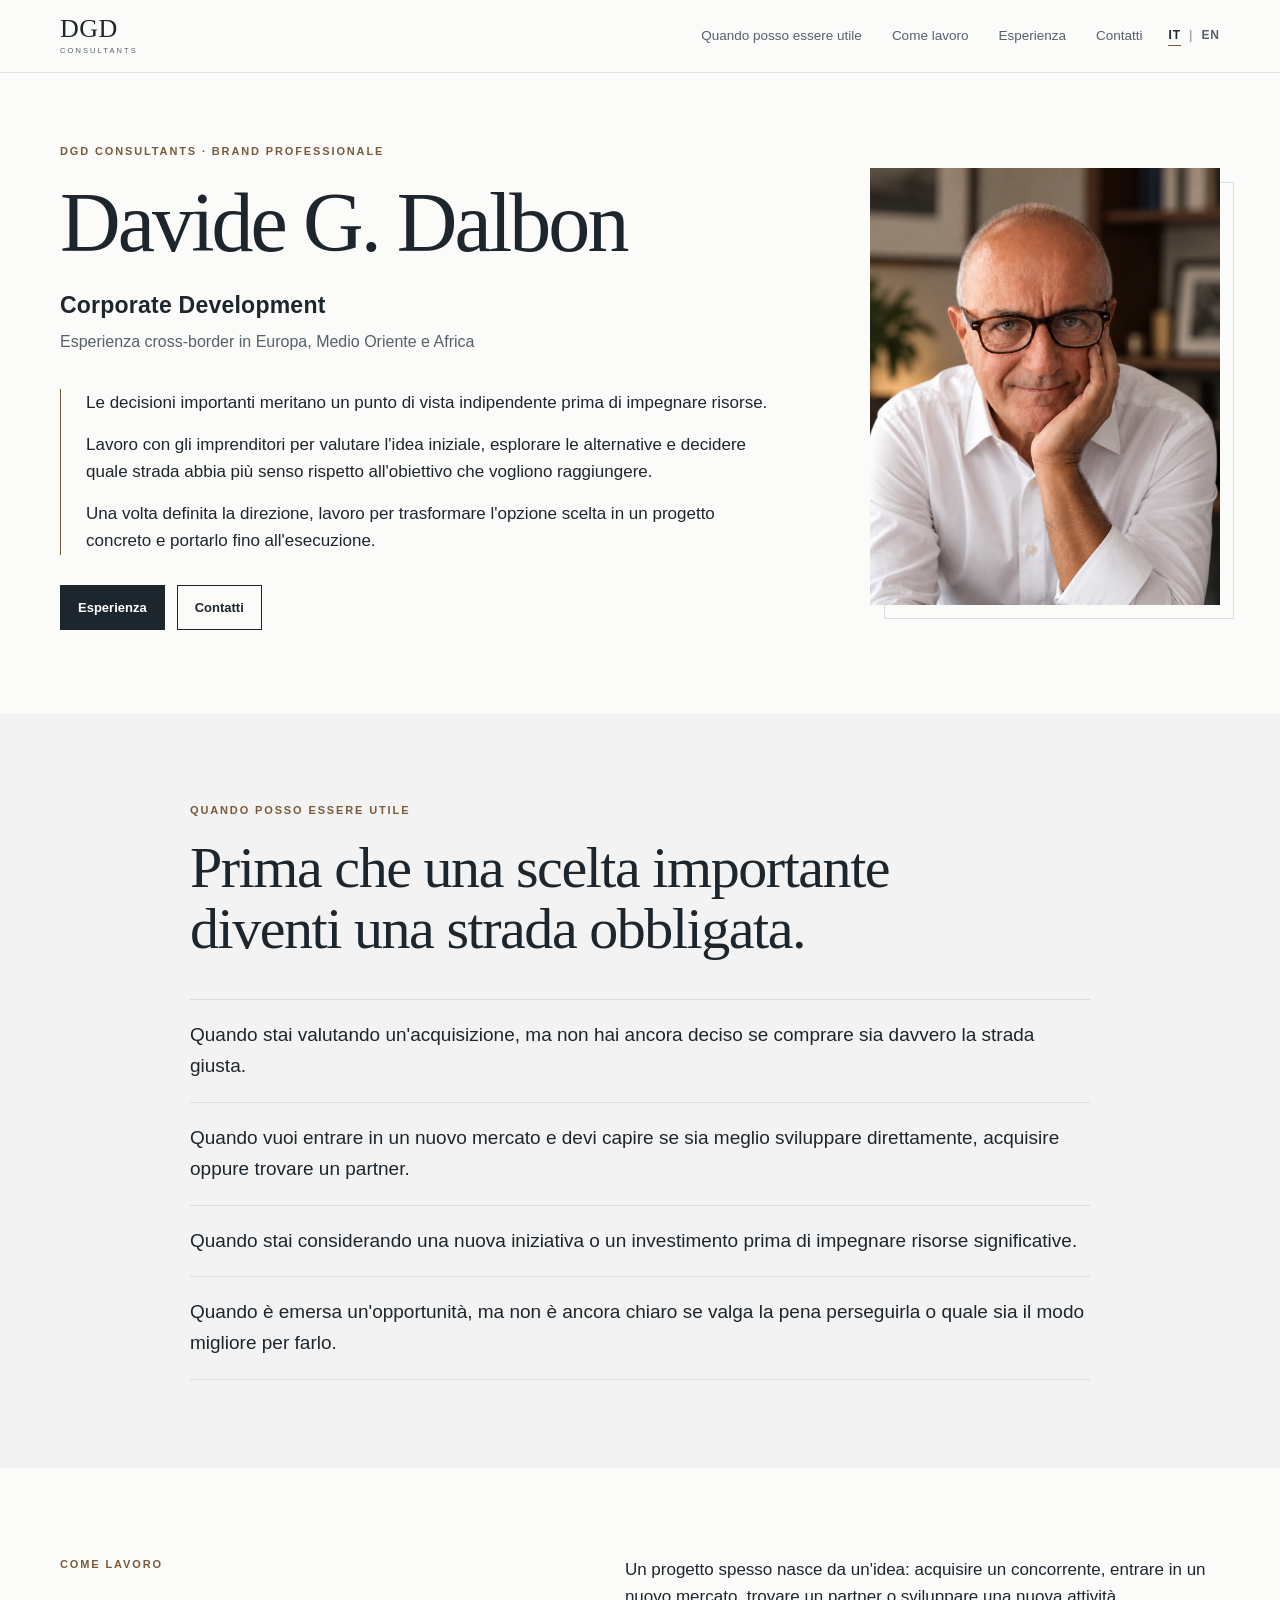
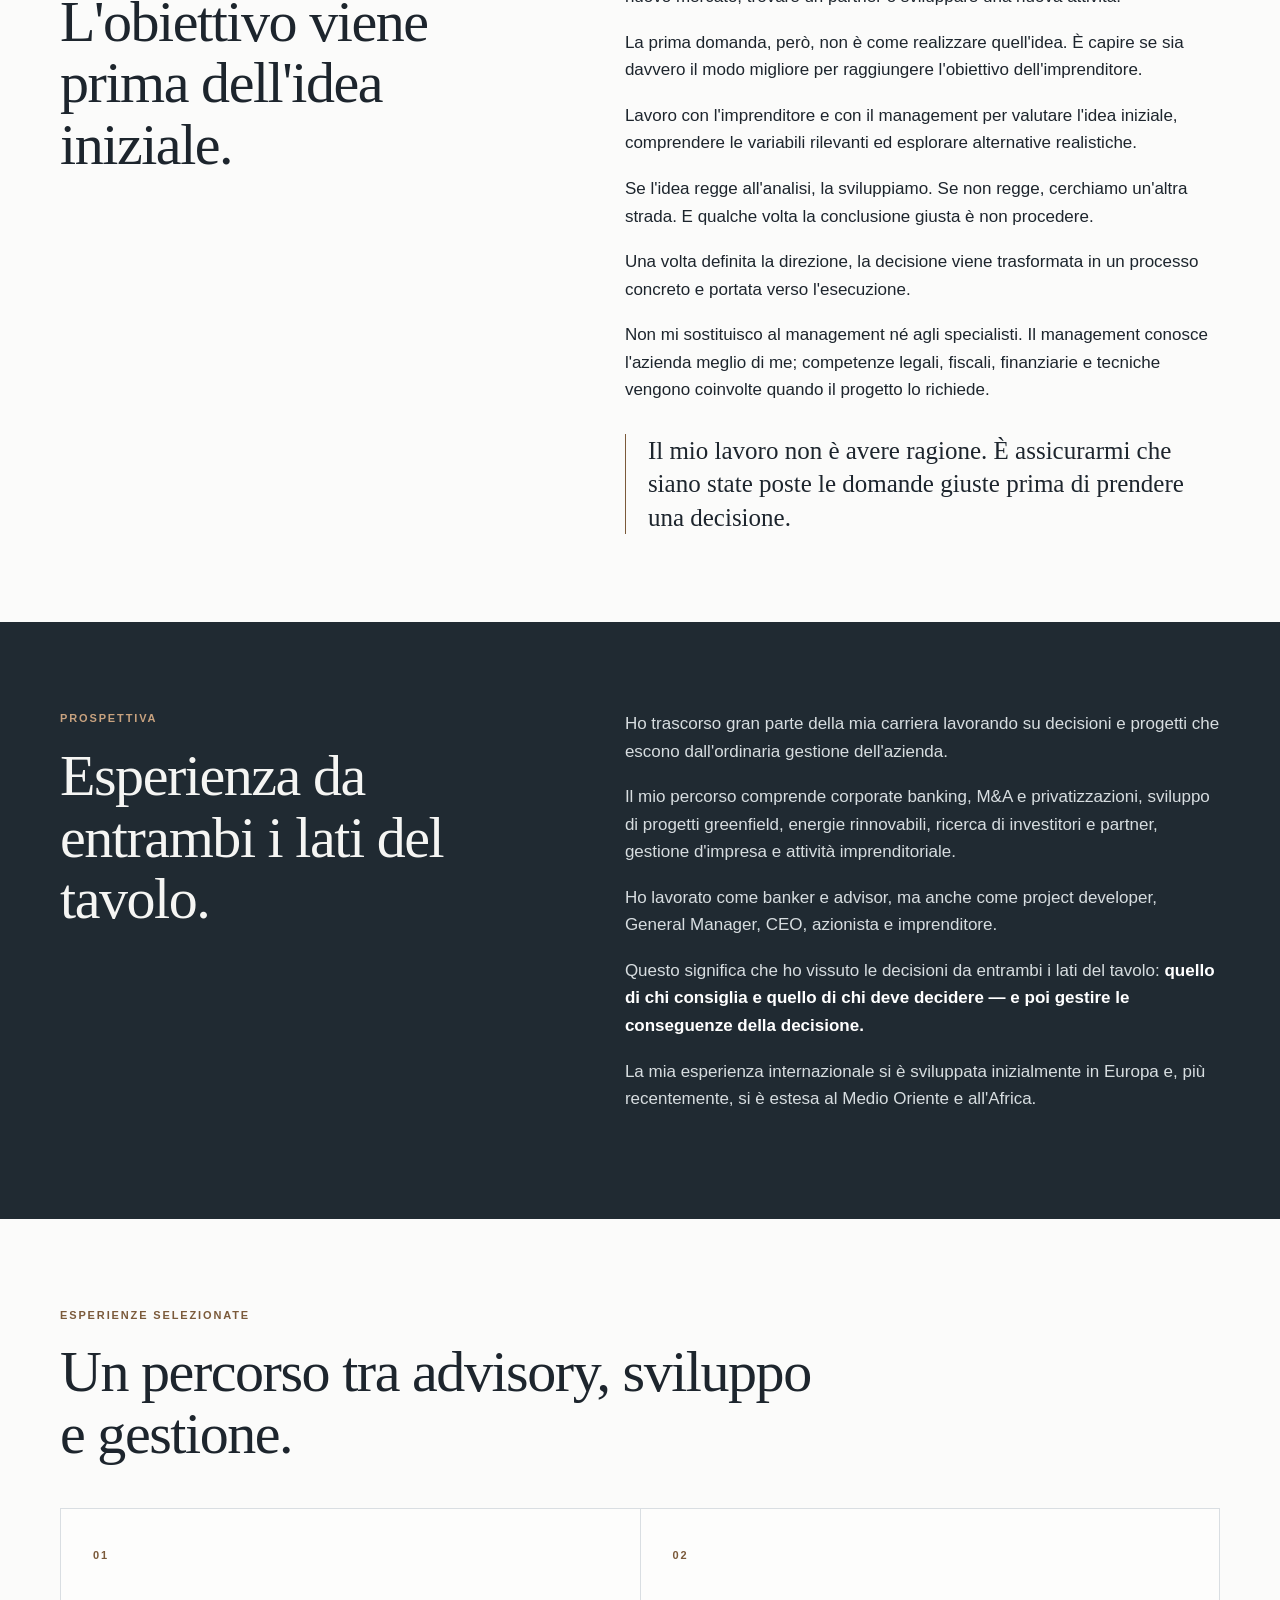
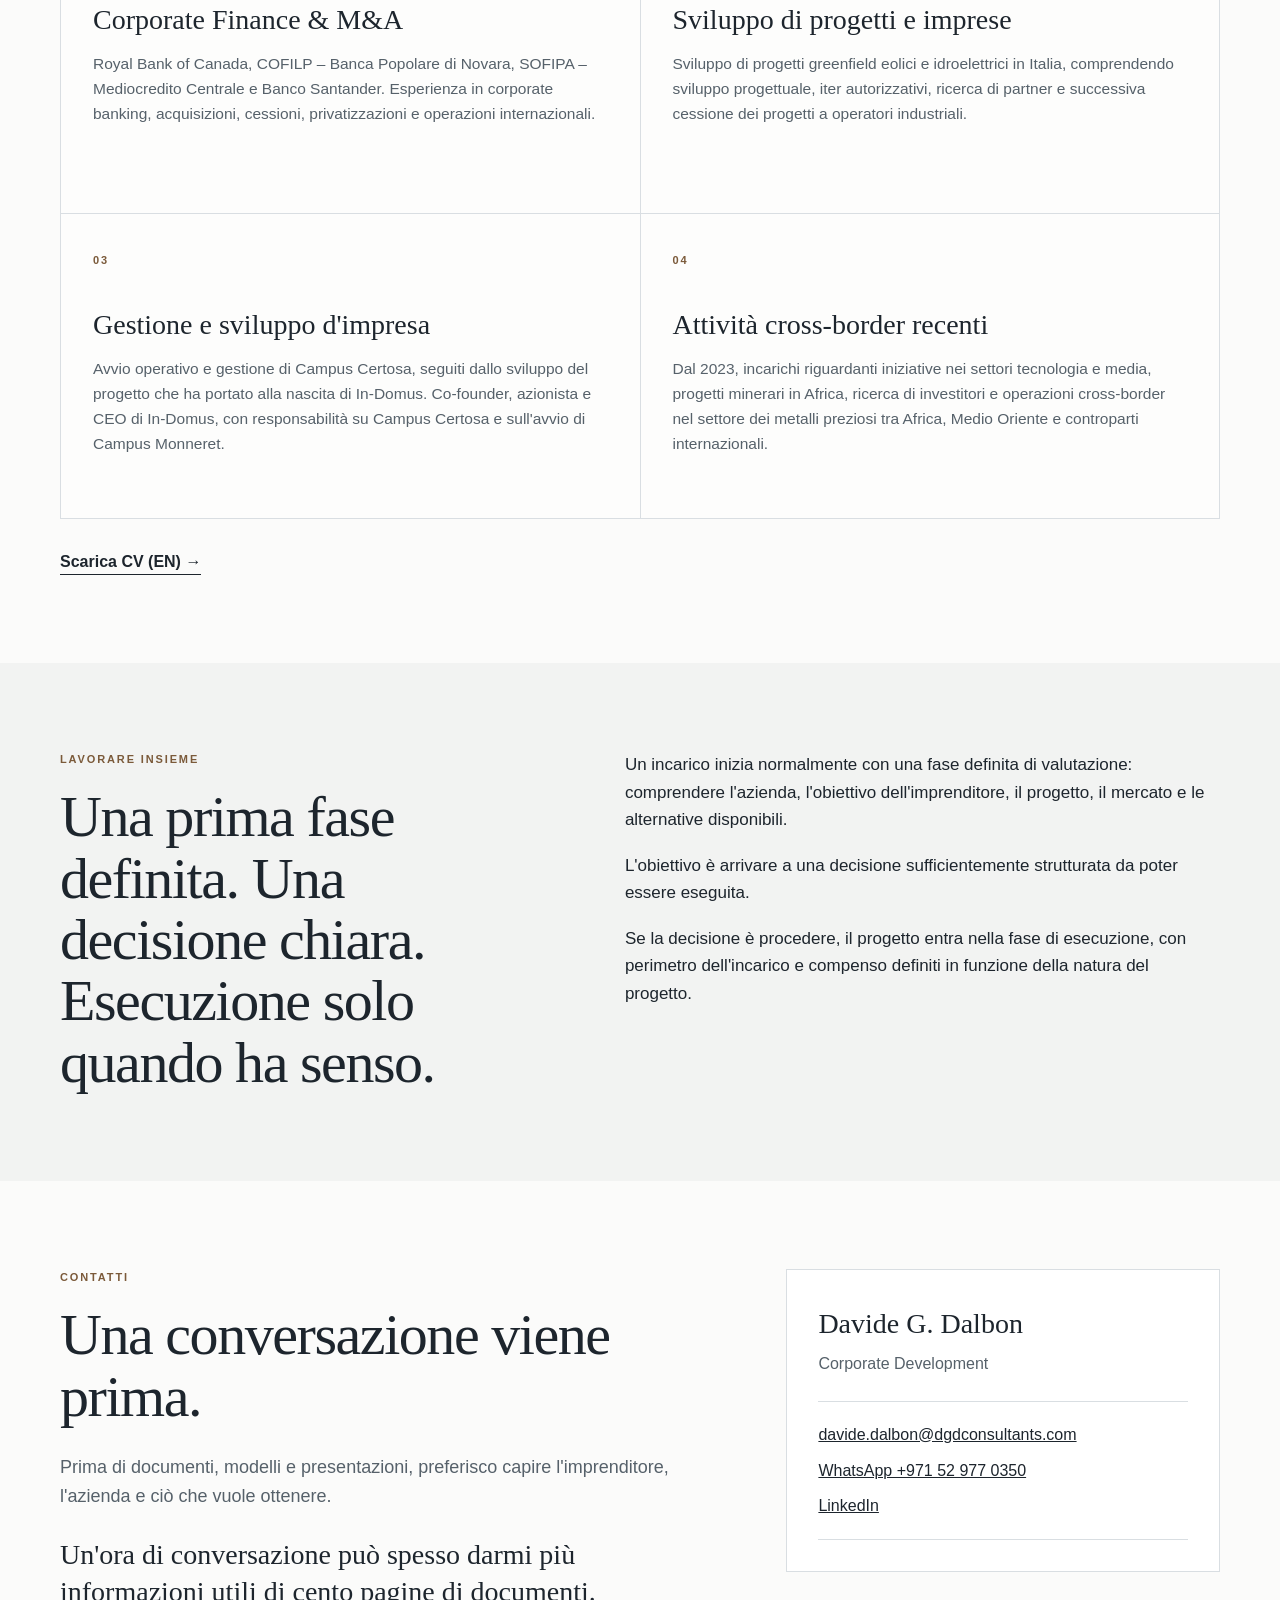
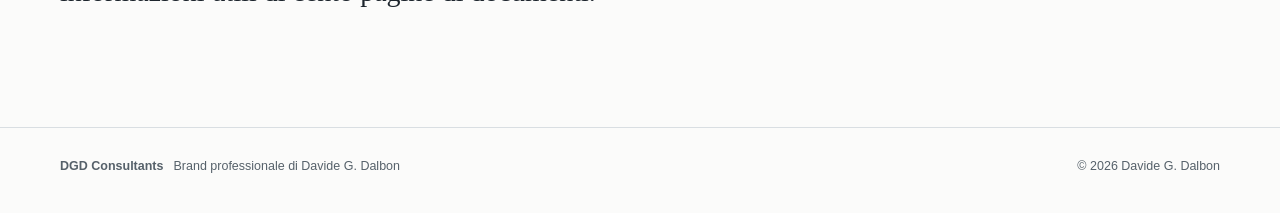
<file: index.html>
<!doctype html>
<html lang="it">
<head>
  <meta charset="utf-8" />
  <meta name="viewport" content="width=device-width, initial-scale=1" />
  <meta name="description" content="Davide G. Dalbon — Corporate Development. Valutazione indipendente, sviluppo ed esecuzione di progetti tra Europa, Medio Oriente e Africa." />
  <title>Davide G. Dalbon | Corporate Development</title>
  <link rel="stylesheet" href="style.css" />
</head>
<body>
  <header class="site-header">
    <div class="container nav-wrap">
      <a class="brand" href="#top" aria-label="Home">
        <span class="brand-main">DGD</span>
        <span class="brand-sub">CONSULTANTS</span>
      </a>
      <div class="nav-zone">
        <nav class="nav" aria-label="Navigazione principale">
          <a href="#when">Quando posso essere utile</a>
          <a href="#approach">Come lavoro</a>
          <a href="#experience">Esperienza</a>
          <a href="#contact">Contatti</a>
        </nav>
        <div class="language-switch" aria-label="Lingua">
          <a class="active" href="index.html" lang="it" aria-current="page">IT</a>
          <span>|</span>
          <a href="en.html" lang="en">EN</a>
        </div>
      </div>
    </div>
  </header>

  <main id="top">
    <section class="hero section">
      <div class="container hero-grid">
        <div class="hero-copy">
          <p class="eyebrow">DGD Consultants · Brand professionale</p>
          <h1>Davide G. Dalbon</h1>
          <p class="role">Corporate Development</p>
          <p class="descriptor">Esperienza cross-border in Europa, Medio Oriente e Africa</p>

          <div class="hero-statements">
            <p>Le decisioni importanti meritano un punto di vista indipendente prima di impegnare risorse.</p>
            <p>Lavoro con gli imprenditori per valutare l'idea iniziale, esplorare le alternative e decidere quale strada abbia più senso rispetto all'obiettivo che vogliono raggiungere.</p>
            <p>Una volta definita la direzione, lavoro per trasformare l'opzione scelta in un progetto concreto e portarlo fino all'esecuzione.</p>
          </div>

          <div class="hero-actions">
            <a class="button primary" href="#experience">Esperienza</a>
            <a class="button secondary" href="#contact">Contatti</a>
          </div>
        </div>

        <figure class="portrait-wrap">
          <img class="portrait" src="davide-g-dalbon-portrait.png" alt="Davide G. Dalbon" />
        </figure>
      </div>
    </section>

    <section id="when" class="section section-tint">
      <div class="container narrow">
        <p class="eyebrow">Quando posso essere utile</p>
        <h2>Prima che una scelta importante diventi una strada obbligata.</h2>
        <div class="situations">
          <p>Quando stai valutando un'acquisizione, ma non hai ancora deciso se comprare sia davvero la strada giusta.</p>
          <p>Quando vuoi entrare in un nuovo mercato e devi capire se sia meglio sviluppare direttamente, acquisire oppure trovare un partner.</p>
          <p>Quando stai considerando una nuova iniziativa o un investimento prima di impegnare risorse significative.</p>
          <p>Quando è emersa un'opportunità, ma non è ancora chiaro se valga la pena perseguirla o quale sia il modo migliore per farlo.</p>
        </div>
      </div>
    </section>

    <section id="approach" class="section">
      <div class="container two-col">
        <div>
          <p class="eyebrow">Come lavoro</p>
          <h2>L'obiettivo viene prima dell'idea iniziale.</h2>
        </div>
        <div class="prose">
          <p>Un progetto spesso nasce da un'idea: acquisire un concorrente, entrare in un nuovo mercato, trovare un partner o sviluppare una nuova attività.</p>
          <p>La prima domanda, però, non è come realizzare quell'idea. È capire se sia davvero il modo migliore per raggiungere l'obiettivo dell'imprenditore.</p>
          <p>Lavoro con l'imprenditore e con il management per valutare l'idea iniziale, comprendere le variabili rilevanti ed esplorare alternative realistiche.</p>
          <p>Se l'idea regge all'analisi, la sviluppiamo. Se non regge, cerchiamo un'altra strada. E qualche volta la conclusione giusta è non procedere.</p>
          <p>Una volta definita la direzione, la decisione viene trasformata in un processo concreto e portata verso l'esecuzione.</p>
          <p>Non mi sostituisco al management né agli specialisti. Il management conosce l'azienda meglio di me; competenze legali, fiscali, finanziarie e tecniche vengono coinvolte quando il progetto lo richiede.</p>
          <blockquote>Il mio lavoro non è avere ragione. È assicurarmi che siano state poste le domande giuste prima di prendere una decisione.</blockquote>
        </div>
      </div>
    </section>

    <section class="section dark-section">
      <div class="container two-col">
        <div>
          <p class="eyebrow light">Prospettiva</p>
          <h2>Esperienza da entrambi i lati del tavolo.</h2>
        </div>
        <div class="prose light-copy">
          <p>Ho trascorso gran parte della mia carriera lavorando su decisioni e progetti che escono dall'ordinaria gestione dell'azienda.</p>
          <p>Il mio percorso comprende corporate banking, M&amp;A e privatizzazioni, sviluppo di progetti greenfield, energie rinnovabili, ricerca di investitori e partner, gestione d'impresa e attività imprenditoriale.</p>
          <p>Ho lavorato come banker e advisor, ma anche come project developer, General Manager, CEO, azionista e imprenditore.</p>
          <p>Questo significa che ho vissuto le decisioni da entrambi i lati del tavolo: <strong>quello di chi consiglia e quello di chi deve decidere — e poi gestire le conseguenze della decisione.</strong></p>
          <p>La mia esperienza internazionale si è sviluppata inizialmente in Europa e, più recentemente, si è estesa al Medio Oriente e all'Africa.</p>
        </div>
      </div>
    </section>

    <section id="experience" class="section">
      <div class="container">
        <p class="eyebrow">Esperienze selezionate</p>
        <h2>Un percorso tra advisory, sviluppo e gestione.</h2>

        <div class="experience-grid">
          <article class="card">
            <span class="card-no">01</span>
            <h3>Corporate Finance &amp; M&amp;A</h3>
            <p>Royal Bank of Canada, COFILP – Banca Popolare di Novara, SOFIPA – Mediocredito Centrale e Banco Santander. Esperienza in corporate banking, acquisizioni, cessioni, privatizzazioni e operazioni internazionali.</p>
          </article>

          <article class="card">
            <span class="card-no">02</span>
            <h3>Sviluppo di progetti e imprese</h3>
            <p>Sviluppo di progetti greenfield eolici e idroelettrici in Italia, comprendendo sviluppo progettuale, iter autorizzativi, ricerca di partner e successiva cessione dei progetti a operatori industriali.</p>
          </article>

          <article class="card">
            <span class="card-no">03</span>
            <h3>Gestione e sviluppo d'impresa</h3>
            <p>Avvio operativo e gestione di Campus Certosa, seguiti dallo sviluppo del progetto che ha portato alla nascita di In-Domus. Co-founder, azionista e CEO di In-Domus, con responsabilità su Campus Certosa e sull'avvio di Campus Monneret.</p>
          </article>

          <article class="card">
            <span class="card-no">04</span>
            <h3>Attività cross-border recenti</h3>
            <p>Dal 2023, incarichi riguardanti iniziative nei settori tecnologia e media, progetti minerari in Africa, ricerca di investitori e operazioni cross-border nel settore dei metalli preziosi tra Africa, Medio Oriente e controparti internazionali.</p>
          </article>
        </div>

        <div class="cv-row">
          <a class="text-link" href="Davide_Dalbon_CV.pdf" download>Scarica CV (EN) <span aria-hidden="true">→</span></a>
        </div>
      </div>
    </section>

    <section class="section section-tint">
      <div class="container two-col">
        <div>
          <p class="eyebrow">Lavorare insieme</p>
          <h2>Una prima fase definita. Una decisione chiara. Esecuzione solo quando ha senso.</h2>
        </div>
        <div class="prose">
          <p>Un incarico inizia normalmente con una fase definita di valutazione: comprendere l'azienda, l'obiettivo dell'imprenditore, il progetto, il mercato e le alternative disponibili.</p>
          <p>L'obiettivo è arrivare a una decisione sufficientemente strutturata da poter essere eseguita.</p>
          <p>Se la decisione è procedere, il progetto entra nella fase di esecuzione, con perimetro dell'incarico e compenso definiti in funzione della natura del progetto.</p>
        </div>
      </div>
    </section>

    <section id="contact" class="section contact-section">
      <div class="container contact-grid">
        <div>
          <p class="eyebrow">Contatti</p>
          <h2>Una conversazione viene prima.</h2>
          <p class="contact-lead">Prima di documenti, modelli e presentazioni, preferisco capire l'imprenditore, l'azienda e ciò che vuole ottenere.</p>
          <p class="contact-quote">Un'ora di conversazione può spesso darmi più informazioni utili di cento pagine di documenti.</p>
        </div>

        <div class="contact-card">
          <p class="contact-name">Davide G. Dalbon</p>
          <p>Corporate Development</p>
          <div class="contact-links" aria-label="Contatti">
            <a href="mailto:davide.dalbon@dgdconsultants.com">davide.dalbon@dgdconsultants.com</a>
            <a href="https://wa.me/971529770350" target="_blank" rel="noopener">WhatsApp +971 52 977 0350</a>
            <a href="https://www.linkedin.com/in/davide-g-dalbon-97783213/" target="_blank" rel="noopener">LinkedIn</a>
          </div>
        </div>
      </div>
    </section>
  </main>

  <footer class="footer">
    <div class="container footer-inner">
      <div>
        <strong>DGD Consultants</strong>
        <span>Brand professionale di Davide G. Dalbon</span>
      </div>
      <span>© <span id="year"></span> Davide G. Dalbon</span>
    </div>
  </footer>

  <script>
    document.getElementById('year').textContent = new Date().getFullYear();
  </script>
</body>
</html>
</file>
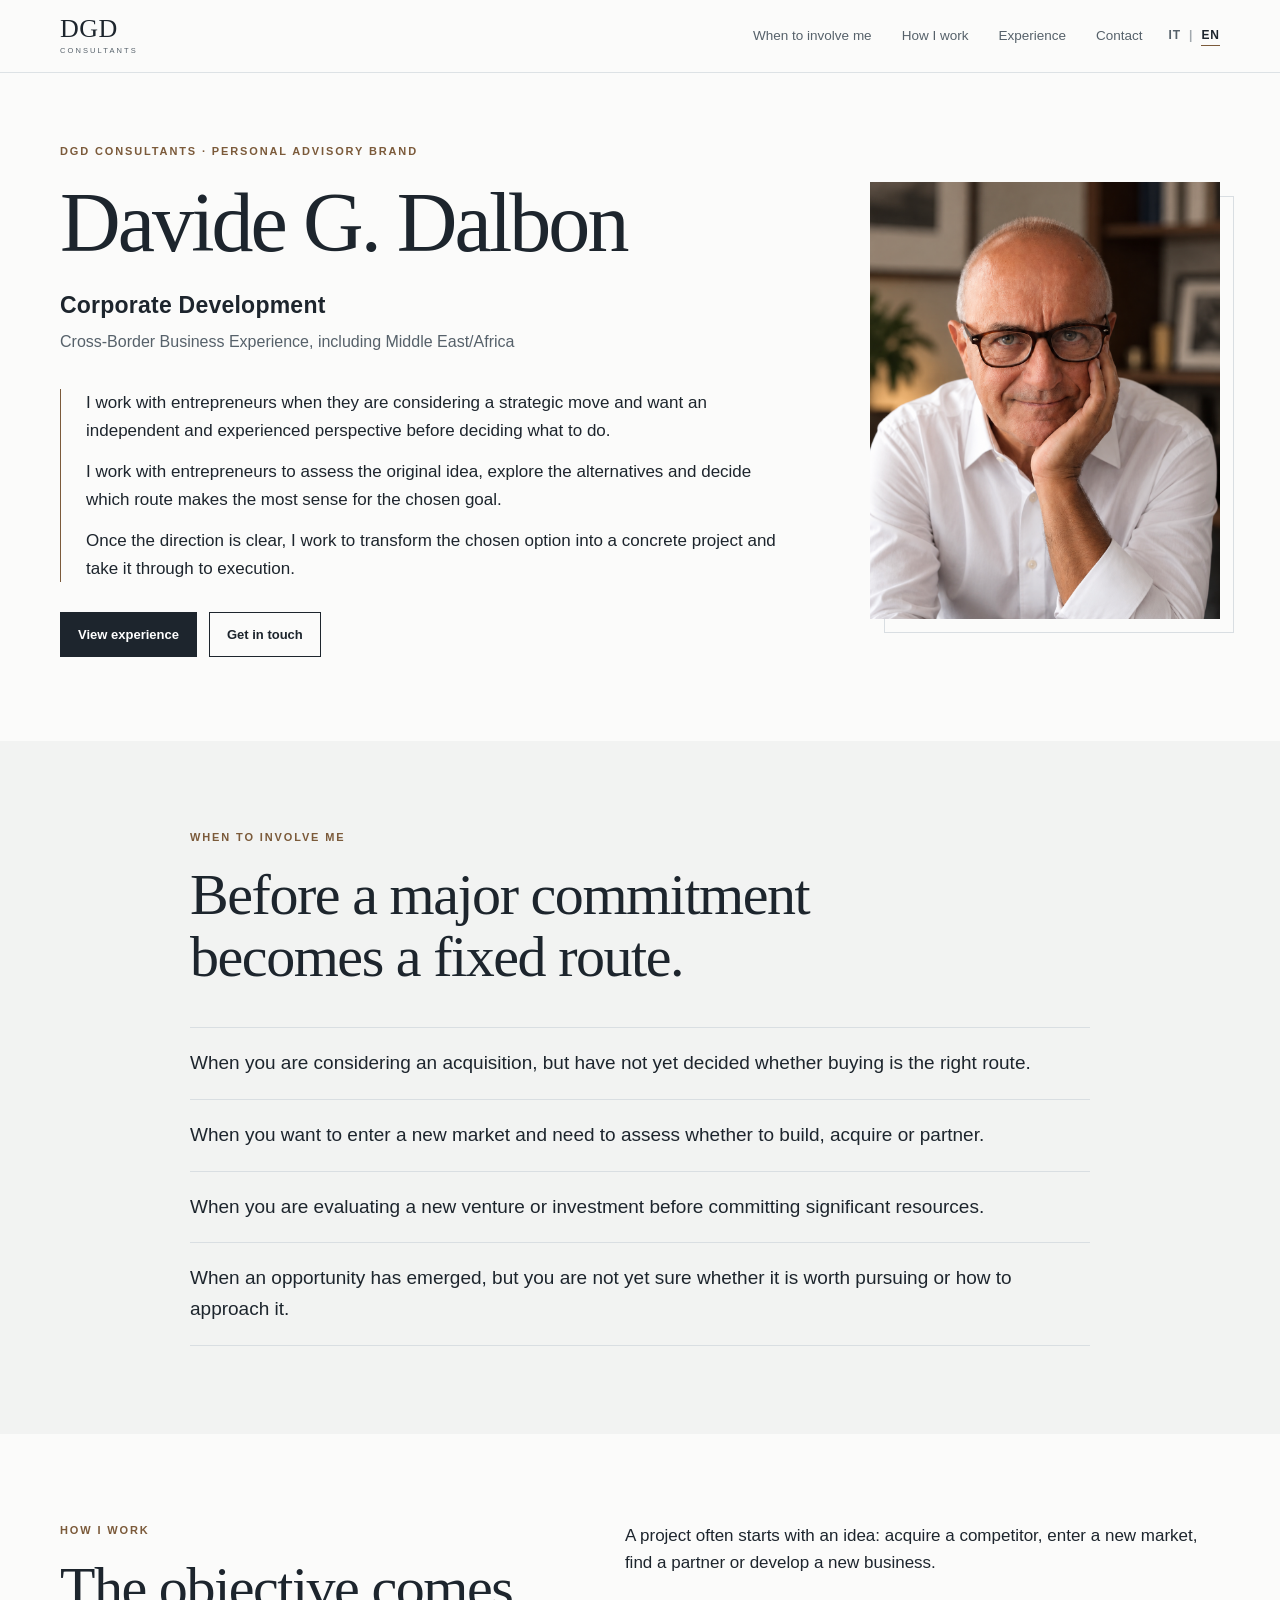
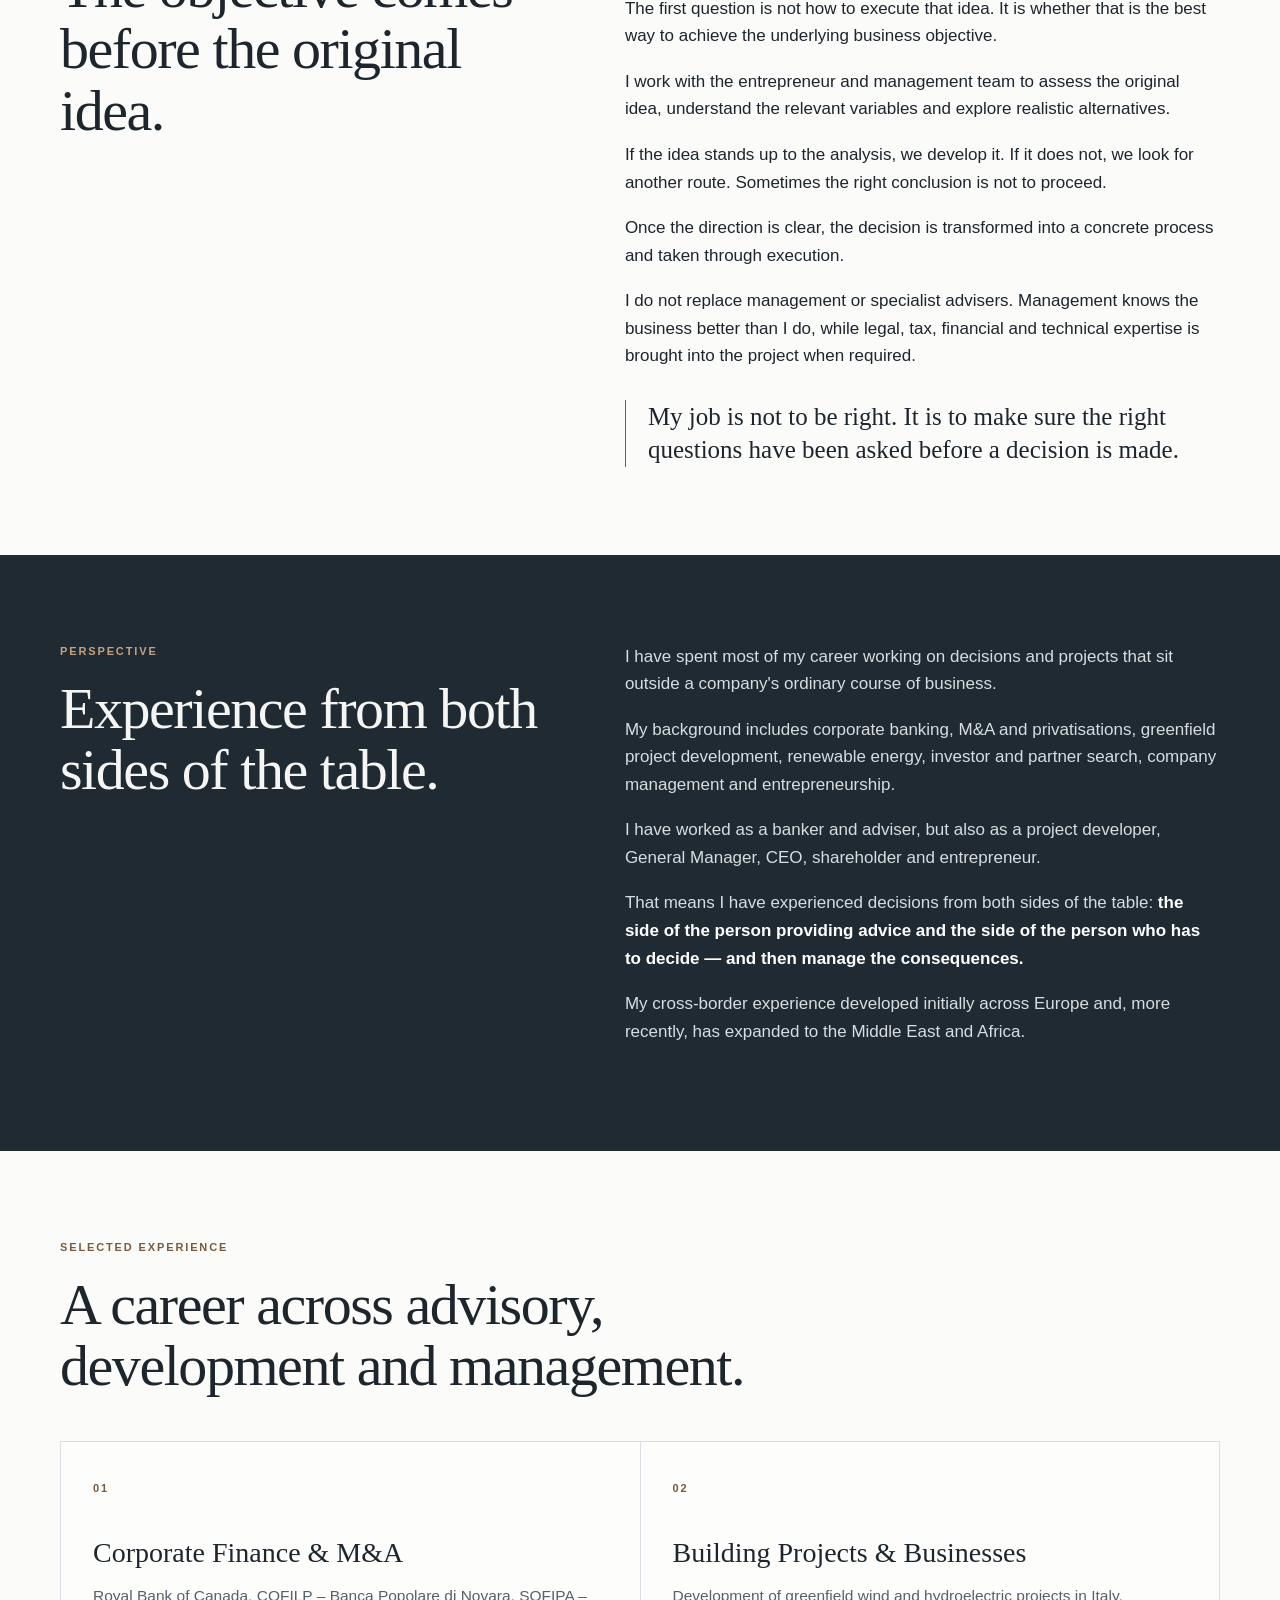
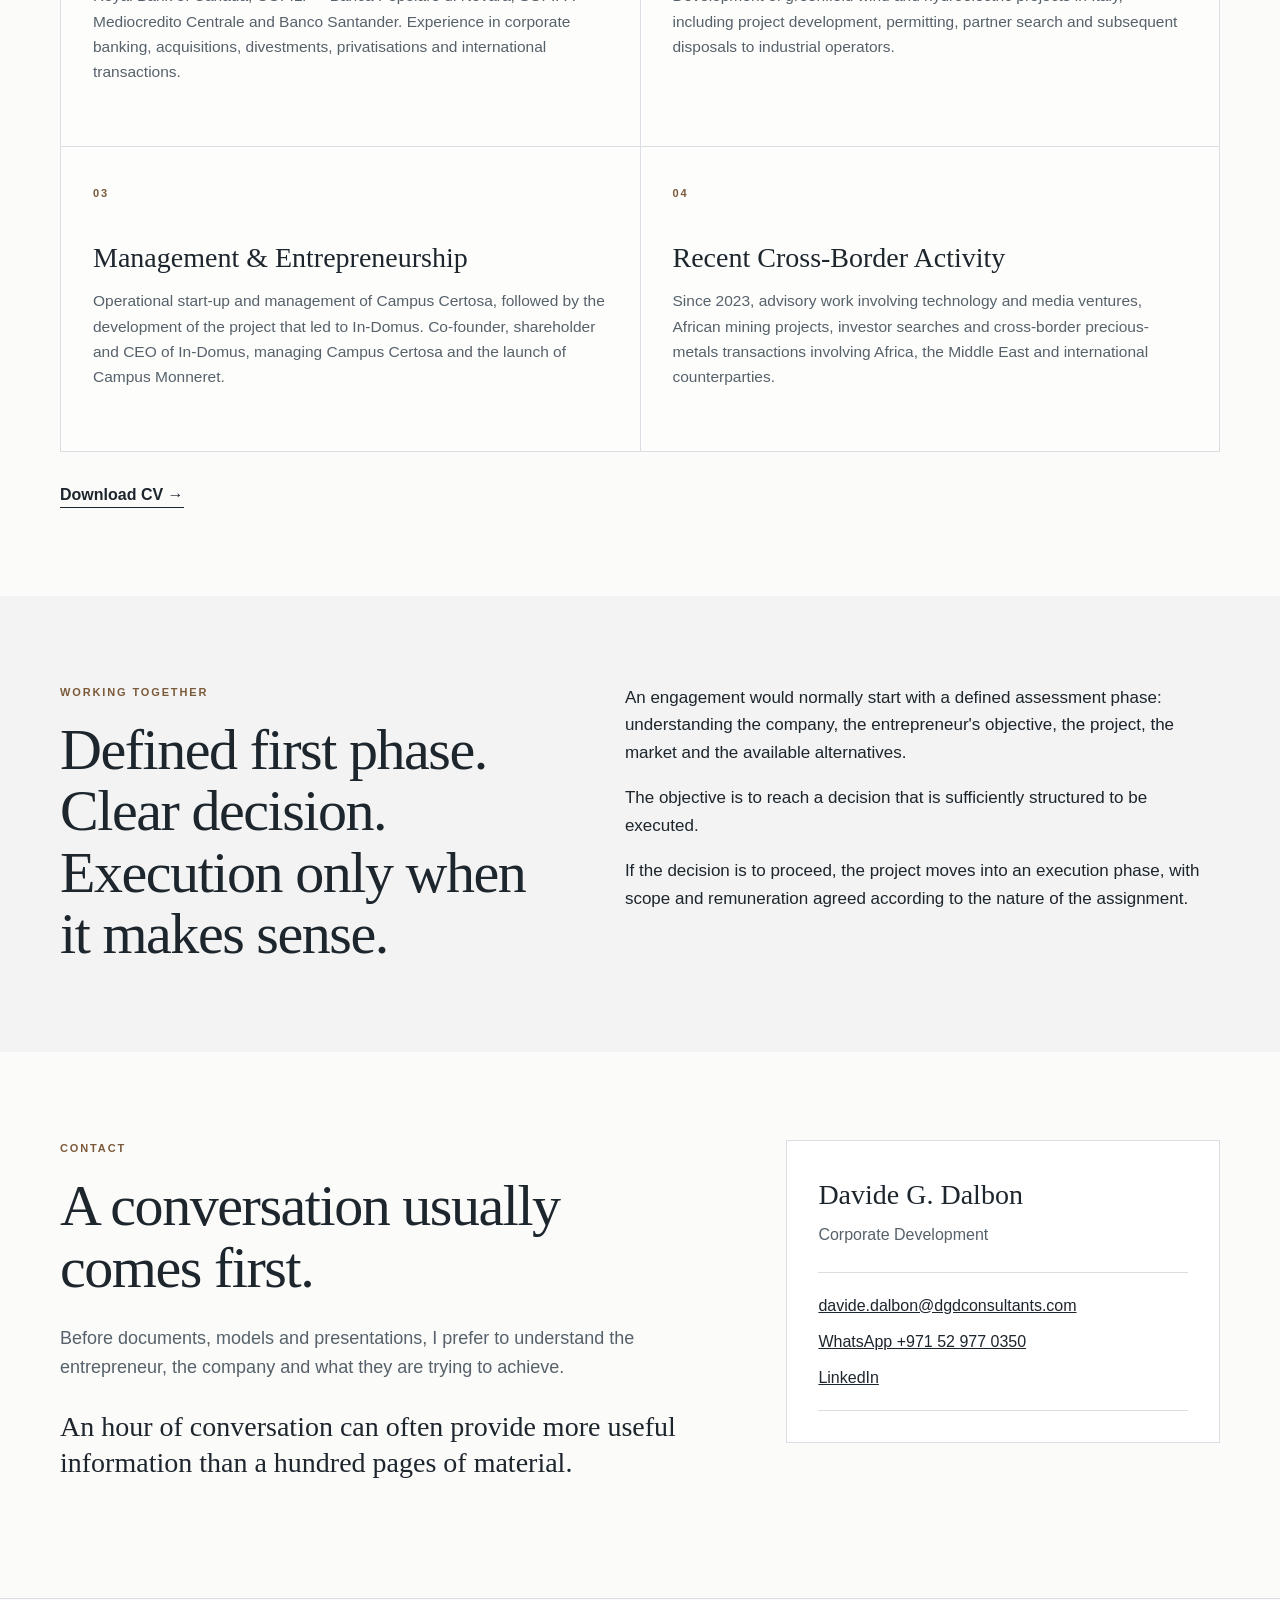
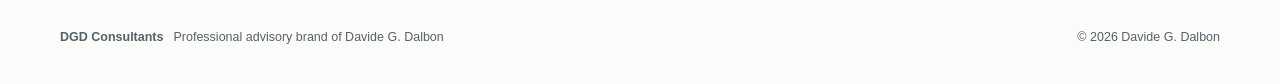
<file: en.html>
<!doctype html>
<html lang="en">
<head>
  <meta charset="utf-8" />
  <meta name="viewport" content="width=device-width, initial-scale=1" />
  <meta name="description" content="Davide G. Dalbon — Corporate Development. Independent perspective, project assessment and execution across Europe, the Middle East and Africa." />
  <title>Davide G. Dalbon | Corporate Development</title>
  <link rel="stylesheet" href="style.css" />
</head>
<body>
  <header class="site-header">
    <div class="container nav-wrap">
      <a class="brand" href="#top" aria-label="Home">
        <span class="brand-main">DGD</span>
        <span class="brand-sub">CONSULTANTS</span>
      </a>
      <div class="nav-zone">
        <nav class="nav" aria-label="Primary navigation">
          <a href="#when">When to involve me</a>
          <a href="#approach">How I work</a>
          <a href="#experience">Experience</a>
          <a href="#contact">Contact</a>
        </nav>
        <div class="language-switch" aria-label="Language">
          <a href="index.html" lang="it">IT</a>
          <span>|</span>
          <a class="active" href="en.html" lang="en" aria-current="page">EN</a>
        </div>
      </div>
    </div>
  </header>

  <main id="top">
    <section class="hero section">
      <div class="container hero-grid">
        <div class="hero-copy">
          <p class="eyebrow">DGD Consultants · Personal advisory brand</p>
          <h1>Davide G. Dalbon</h1>
          <p class="role">Corporate Development</p>
          <p class="descriptor">Cross-Border Business Experience, including Middle East/Africa</p>

          <div class="hero-statements">
            <p>I work with entrepreneurs when they are considering a strategic move and want an independent and experienced perspective before deciding what to do.</p>
            <p>I work with entrepreneurs to assess the original idea, explore the alternatives and decide which route makes the most sense for the chosen goal.</p>
            <p>Once the direction is clear, I work to transform the chosen option into a concrete project and take it through to execution.</p>
          </div>

          <div class="hero-actions">
            <a class="button primary" href="#experience">View experience</a>
            <a class="button secondary" href="#contact">Get in touch</a>
          </div>
        </div>

        <figure class="portrait-wrap">
          <img class="portrait" src="davide-g-dalbon-portrait.png" alt="Davide G. Dalbon" />
        </figure>
      </div>
    </section>

    <section id="when" class="section section-tint">
      <div class="container narrow">
        <p class="eyebrow">When to involve me</p>
        <h2>Before a major commitment becomes a fixed route.</h2>
        <div class="situations">
          <p>When you are considering an acquisition, but have not yet decided whether buying is the right route.</p>
          <p>When you want to enter a new market and need to assess whether to build, acquire or partner.</p>
          <p>When you are evaluating a new venture or investment before committing significant resources.</p>
          <p>When an opportunity has emerged, but you are not yet sure whether it is worth pursuing or how to approach it.</p>
        </div>
      </div>
    </section>

    <section id="approach" class="section">
      <div class="container two-col">
        <div>
          <p class="eyebrow">How I work</p>
          <h2>The objective comes before the original idea.</h2>
        </div>
        <div class="prose">
          <p>A project often starts with an idea: acquire a competitor, enter a new market, find a partner or develop a new business.</p>
          <p>The first question is not how to execute that idea. It is whether that is the best way to achieve the underlying business objective.</p>
          <p>I work with the entrepreneur and management team to assess the original idea, understand the relevant variables and explore realistic alternatives.</p>
          <p>If the idea stands up to the analysis, we develop it. If it does not, we look for another route. Sometimes the right conclusion is not to proceed.</p>
          <p>Once the direction is clear, the decision is transformed into a concrete process and taken through execution.</p>
          <p>I do not replace management or specialist advisers. Management knows the business better than I do, while legal, tax, financial and technical expertise is brought into the project when required.</p>
          <blockquote>My job is not to be right. It is to make sure the right questions have been asked before a decision is made.</blockquote>
        </div>
      </div>
    </section>

    <section class="section dark-section">
      <div class="container two-col">
        <div>
          <p class="eyebrow light">Perspective</p>
          <h2>Experience from both sides of the table.</h2>
        </div>
        <div class="prose light-copy">
          <p>I have spent most of my career working on decisions and projects that sit outside a company's ordinary course of business.</p>
          <p>My background includes corporate banking, M&amp;A and privatisations, greenfield project development, renewable energy, investor and partner search, company management and entrepreneurship.</p>
          <p>I have worked as a banker and adviser, but also as a project developer, General Manager, CEO, shareholder and entrepreneur.</p>
          <p>That means I have experienced decisions from both sides of the table: <strong>the side of the person providing advice and the side of the person who has to decide — and then manage the consequences.</strong></p>
          <p>My cross-border experience developed initially across Europe and, more recently, has expanded to the Middle East and Africa.</p>
        </div>
      </div>
    </section>

    <section id="experience" class="section">
      <div class="container">
        <p class="eyebrow">Selected experience</p>
        <h2>A career across advisory, development and management.</h2>

        <div class="experience-grid">
          <article class="card">
            <span class="card-no">01</span>
            <h3>Corporate Finance &amp; M&amp;A</h3>
            <p>Royal Bank of Canada, COFILP – Banca Popolare di Novara, SOFIPA – Mediocredito Centrale and Banco Santander. Experience in corporate banking, acquisitions, divestments, privatisations and international transactions.</p>
          </article>

          <article class="card">
            <span class="card-no">02</span>
            <h3>Building Projects &amp; Businesses</h3>
            <p>Development of greenfield wind and hydroelectric projects in Italy, including project development, permitting, partner search and subsequent disposals to industrial operators.</p>
          </article>

          <article class="card">
            <span class="card-no">03</span>
            <h3>Management &amp; Entrepreneurship</h3>
            <p>Operational start-up and management of Campus Certosa, followed by the development of the project that led to In-Domus. Co-founder, shareholder and CEO of In-Domus, managing Campus Certosa and the launch of Campus Monneret.</p>
          </article>

          <article class="card">
            <span class="card-no">04</span>
            <h3>Recent Cross-Border Activity</h3>
            <p>Since 2023, advisory work involving technology and media ventures, African mining projects, investor searches and cross-border precious-metals transactions involving Africa, the Middle East and international counterparties.</p>
          </article>
        </div>

        <div class="cv-row">
          <a class="text-link" href="Davide_Dalbon_CV.pdf" download>Download CV <span aria-hidden="true">→</span></a>
        </div>
      </div>
    </section>

    <section class="section section-tint">
      <div class="container two-col">
        <div>
          <p class="eyebrow">Working together</p>
          <h2>Defined first phase. Clear decision. Execution only when it makes sense.</h2>
        </div>
        <div class="prose">
          <p>An engagement would normally start with a defined assessment phase: understanding the company, the entrepreneur's objective, the project, the market and the available alternatives.</p>
          <p>The objective is to reach a decision that is sufficiently structured to be executed.</p>
          <p>If the decision is to proceed, the project moves into an execution phase, with scope and remuneration agreed according to the nature of the assignment.</p>
        </div>
      </div>
    </section>

    <section id="contact" class="section contact-section">
      <div class="container contact-grid">
        <div>
          <p class="eyebrow">Contact</p>
          <h2>A conversation usually comes first.</h2>
          <p class="contact-lead">Before documents, models and presentations, I prefer to understand the entrepreneur, the company and what they are trying to achieve.</p>
          <p class="contact-quote">An hour of conversation can often provide more useful information than a hundred pages of material.</p>
        </div>

        <div class="contact-card">
          <p class="contact-name">Davide G. Dalbon</p>
          <p>Corporate Development</p>
          <div class="contact-links" aria-label="Contact details">
            <a href="mailto:davide.dalbon@dgdconsultants.com">davide.dalbon@dgdconsultants.com</a>
            <a href="https://wa.me/971529770350" target="_blank" rel="noopener">WhatsApp +971 52 977 0350</a>
            <a href="https://www.linkedin.com/in/davide-g-dalbon-97783213/" target="_blank" rel="noopener">LinkedIn</a>
          </div>
        </div>
      </div>
    </section>
  </main>

  <footer class="footer">
    <div class="container footer-inner">
      <div>
        <strong>DGD Consultants</strong>
        <span>Professional advisory brand of Davide G. Dalbon</span>
      </div>
      <span>© <span id="year"></span> Davide G. Dalbon</span>
    </div>
  </footer>

  <script>
    document.getElementById('year').textContent = new Date().getFullYear();
  </script>
</body>
</html>
</file>
<file: style.css>
:root {
  --ink: #1d252d;
  --ink-soft: #56616a;
  --line: #d9dee2;
  --paper: #fbfbfa;
  --white: #ffffff;
  --tint: #f2f3f2;
  --accent: #7b5a3a;
  --dark: #202a32;
  --max: 1160px;
  --serif: Baskerville, "Iowan Old Style", "Palatino Linotype", Palatino, Georgia, "Times New Roman", serif;
  --sans: Aptos, "Segoe UI", Helvetica, Arial, sans-serif;
}

* { box-sizing: border-box; }
html { scroll-behavior: smooth; }
body {
  margin: 0;
  font-family: var(--sans);
  color: var(--ink);
  background: var(--paper);
  line-height: 1.62;
  -webkit-font-smoothing: antialiased;
}

a { color: inherit; }
img { max-width: 100%; display: block; }
.container { width: min(var(--max), calc(100% - 56px)); margin: 0 auto; }
.narrow { max-width: 900px; }
.section { padding: 88px 0; }
.section-tint { background: var(--tint); }

.site-header {
  position: sticky;
  top: 0;
  z-index: 20;
  background: rgba(251,251,250,.95);
  backdrop-filter: blur(12px);
  border-bottom: 1px solid rgba(217,222,226,.85);
}
.nav-wrap { height: 72px; display: flex; align-items: center; justify-content: space-between; gap: 24px; }
.brand { display: inline-flex; flex-direction: column; text-decoration: none; line-height: .9; }
.brand-main { font-family: var(--serif); font-size: 26px; letter-spacing: .02em; }
.brand-sub { font-size: 7.5px; letter-spacing: .28em; margin-top: 7px; color: var(--ink-soft); }
.nav-zone { display: flex; align-items: center; gap: 26px; }
.nav { display: flex; gap: 30px; font-size: 13.5px; }
.nav a { text-decoration: none; color: var(--ink-soft); }
.nav a:hover { color: var(--ink); }

.language-switch {
  display: flex;
  align-items: center;
  gap: 8px;
  font-size: 12px;
  letter-spacing: .08em;
  font-weight: 700;
  white-space: nowrap;
}
.language-switch a {
  text-decoration: none;
  color: var(--ink-soft);
}
.language-switch a.active {
  color: var(--ink);
  border-bottom: 1px solid var(--accent);
}
.language-switch span { color: #a1a8ad; }

.hero { padding-top: 70px; padding-bottom: 84px; }
.hero-grid { display: grid; grid-template-columns: minmax(0, 1.35fr) minmax(280px, .65fr); align-items: center; gap: 84px; }
.eyebrow { margin: 0 0 17px; text-transform: uppercase; letter-spacing: .17em; font-size: 11px; font-weight: 700; color: var(--accent); }
h1, h2, h3 { font-family: var(--serif); font-weight: 400; line-height: 1.06; margin: 0; }
h1 { font-size: clamp(54px, 6.8vw, 84px); letter-spacing: -.035em; max-width: 760px; }
.role { margin: 20px 0 0; font-size: 23px; font-weight: 600; letter-spacing: .01em; }
.descriptor { margin: 5px 0 0; color: var(--ink-soft); font-size: 16px; }
.hero-statements { margin-top: 34px; max-width: 720px; border-left: 1px solid var(--accent); padding-left: 25px; }
.hero-statements p { margin: 0 0 14px; font-size: 17px; }
.hero-statements p:last-child { margin-bottom: 0; }
.hero-actions { display: flex; gap: 12px; margin-top: 30px; flex-wrap: wrap; }
.button { display: inline-flex; align-items: center; justify-content: center; padding: 11px 17px; border: 1px solid var(--ink); text-decoration: none; font-size: 13px; font-weight: 650; transition: transform .15s ease, background .15s ease; }
.button.primary { background: var(--ink); color: white; }
.button.secondary { background: transparent; }
.button:hover { transform: translateY(-1px); }

.portrait-wrap { margin: 0 0 0 auto; position: relative; width: min(100%, 350px); }
.portrait-wrap::before { content: ""; position: absolute; inset: 14px -14px -14px 14px; border: 1px solid var(--line); z-index: -1; }
.portrait { width: 100%; aspect-ratio: 4 / 5; object-fit: cover; object-position: center 12%; }

h2 { font-size: clamp(38px, 4.7vw, 58px); letter-spacing: -.025em; max-width: 760px; }
.two-col { display: grid; grid-template-columns: .9fr 1.1fr; gap: 78px; align-items: start; }
.prose { max-width: 710px; font-size: 17px; }
.prose p { margin: 0 0 18px; }
blockquote { margin: 30px 0 0; padding: 0 0 0 22px; border-left: 1px solid var(--accent); font-family: var(--serif); font-size: 25px; line-height: 1.34; }
.situations { margin-top: 40px; border-top: 1px solid var(--line); }
.situations p { margin: 0; padding: 20px 0; border-bottom: 1px solid var(--line); font-size: 19px; }

.dark-section { background: var(--dark); color: #f5f5f3; }
.eyebrow.light { color: #c8a27f; }
.light-copy { color: #d7dde0; }
.light-copy strong { color: white; }

.experience-grid { margin-top: 44px; display: grid; grid-template-columns: repeat(2, 1fr); border-top: 1px solid var(--line); border-left: 1px solid var(--line); }
.card { padding: 32px; border-right: 1px solid var(--line); border-bottom: 1px solid var(--line); min-height: 305px; background: rgba(255,255,255,.35); }
.card-no { font-size: 11px; letter-spacing: .16em; color: var(--accent); font-weight: 700; }
.card h3 { margin-top: 38px; font-size: 28px; }
.card p { margin: 16px 0 0; color: var(--ink-soft); font-size: 15.5px; }
.cv-row { margin-top: 30px; }
.text-link { text-decoration: none; font-weight: 700; border-bottom: 1px solid var(--ink); padding-bottom: 4px; }

.contact-grid { display: grid; grid-template-columns: 1.2fr .8fr; gap: 76px; align-items: start; }
.contact-lead { margin-top: 26px; max-width: 700px; font-size: 18px; color: var(--ink-soft); }
.contact-quote { margin-top: 26px; max-width: 680px; font-family: var(--serif); font-size: 28px; line-height: 1.32; }
.contact-card { border: 1px solid var(--line); padding: 31px; background: var(--white); }
.contact-name { margin: 0; font-family: var(--serif); font-size: 28px; }
.contact-card > p:nth-child(2) { margin: 4px 0 24px; color: var(--ink-soft); }
.contact-links { display: grid; gap: 10px; padding: 20px 0; border-top: 1px solid var(--line); border-bottom: 1px solid var(--line); }

.footer { border-top: 1px solid var(--line); padding: 28px 0 36px; font-size: 12.5px; color: var(--ink-soft); }
.footer-inner { display: flex; justify-content: space-between; gap: 28px; }
.footer-inner div { display: flex; gap: 10px; flex-wrap: wrap; }

@media (max-width: 900px) {
  .nav { display: none; }
  .section { padding: 68px 0; }
  .hero { padding-top: 48px; }
  .hero-grid, .two-col, .contact-grid { grid-template-columns: 1fr; gap: 42px; }
  .hero-copy { order: 1; }
  .portrait-wrap { order: 2; width: min(72vw, 340px); margin: 4px auto 0 0; }
  .portrait { aspect-ratio: 4 / 5; object-position: center 12%; }
  .experience-grid { grid-template-columns: 1fr; }
  .card { min-height: auto; }
}

@media (max-width: 560px) {
  .container { width: min(100% - 30px, var(--max)); }
  .nav-wrap { height: 64px; }
  .nav-zone { gap: 12px; }
  h1 { font-size: 48px; }
  h2 { font-size: 38px; }
  .role { font-size: 21px; }
  .descriptor { font-size: 14.5px; }
  .hero-statements { padding-left: 17px; }
  .hero-statements p, .prose { font-size: 16.5px; }
  .situations p { font-size: 17.5px; }
  blockquote, .contact-quote { font-size: 23px; }
  .card { padding: 25px; }
  .portrait-wrap { width: min(78vw, 310px); }
  .footer-inner { flex-direction: column; }
}
</file>
